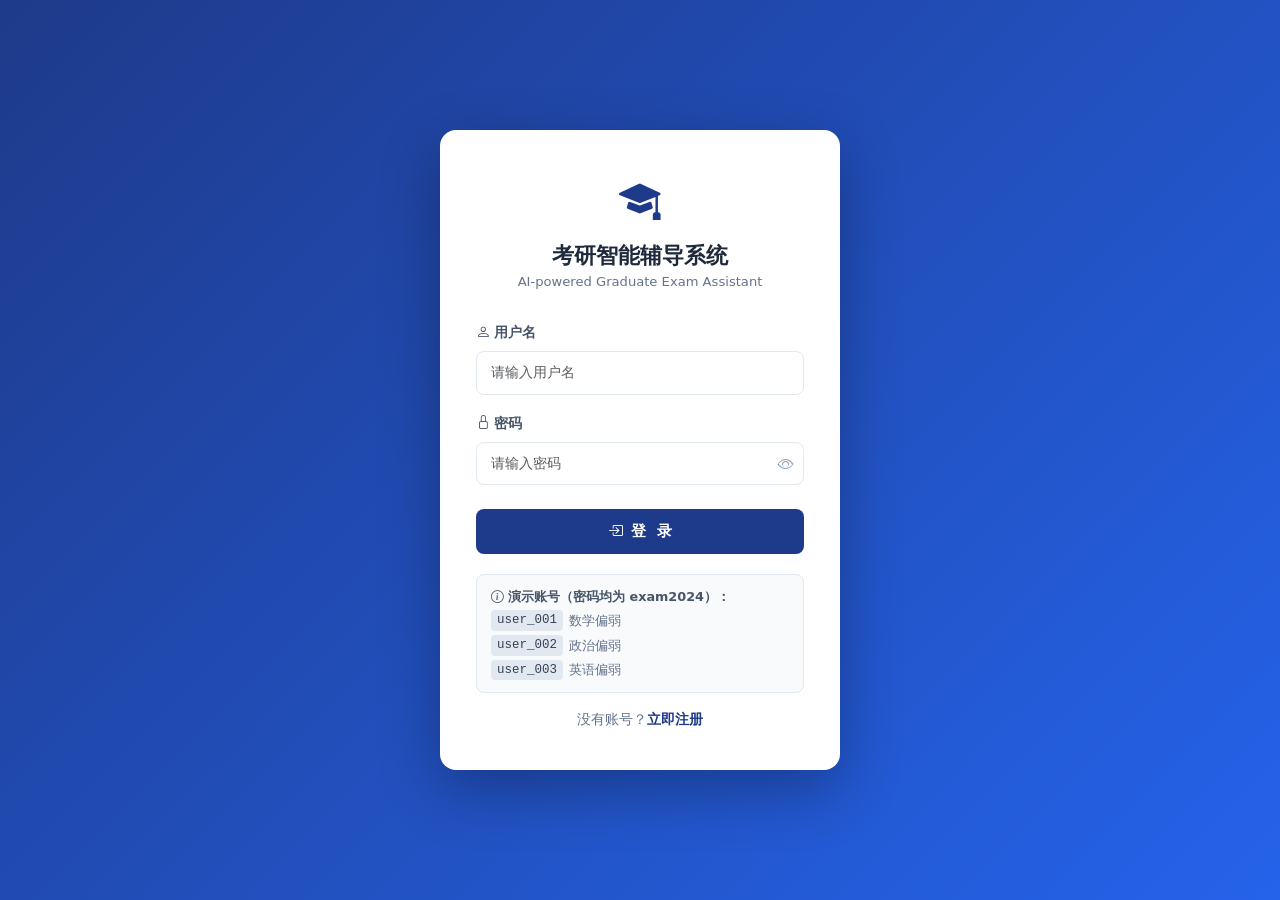
<file: frontend/login.html>
<!DOCTYPE html>
<html lang="zh-CN">
<head>
  <meta charset="UTF-8" />
  <meta name="viewport" content="width=device-width, initial-scale=1.0" />
  <title>登录 - 考研智能辅导系统</title>
  <link rel="stylesheet" href="https://cdn.jsdelivr.net/npm/bootstrap@5.3.3/dist/css/bootstrap.min.css" />
  <link rel="stylesheet" href="https://cdn.jsdelivr.net/npm/bootstrap-icons@1.11.3/font/bootstrap-icons.min.css" />
  <style>
    :root {
      --primary: #1e3a8a;
      --primary-hover: #1e40af;
    }
    body {
      min-height: 100vh;
      background: linear-gradient(135deg, #1e3a8a 0%, #2563eb 100%);
      display: flex; align-items: center; justify-content: center;
      font-family: 'Segoe UI', system-ui, -apple-system, sans-serif;
    }
    .login-card {
      width: 100%; max-width: 400px;
      background: #fff; border-radius: 16px;
      box-shadow: 0 20px 60px rgba(0,0,0,0.3);
      padding: 40px 36px;
    }
    .login-logo { text-align: center; margin-bottom: 28px; }
    .login-logo .icon { font-size: 2.6rem; color: var(--primary); display: block; margin-bottom: 10px; }
    .login-logo h1 { font-size: 1.35rem; font-weight: 700; color: #1e293b; margin: 0; }
    .login-logo .subtitle { font-size: 0.82rem; color: #64748b; margin-top: 4px; }
    .form-label { font-weight: 600; font-size: 0.875rem; color: #475569; }
    .form-control {
      border-radius: 8px; border: 1.5px solid #e2e8f0;
      padding: 10px 14px; font-size: 0.9rem;
      transition: border-color 0.2s, box-shadow 0.2s;
    }
    .form-control:focus {
      border-color: var(--primary);
      box-shadow: 0 0 0 3px rgba(30,58,138,0.12);
    }
    .btn-login {
      width: 100%; padding: 11px; border-radius: 8px;
      background: var(--primary); border: none; color: #fff;
      font-weight: 600; font-size: 0.95rem;
      transition: background 0.2s, transform 0.1s;
      cursor: pointer;
    }
    .btn-login:hover { background: var(--primary-hover); }
    .btn-login:active { transform: scale(0.98); }
    .demo-hint {
      background: #f8fafc; border: 1px solid #e2e8f0; border-radius: 8px;
      padding: 12px 14px; margin-top: 20px; font-size: 0.8rem; color: #64748b;
    }
    .demo-hint strong { color: #475569; }
    .demo-hint .demo-row { display: flex; gap: 6px; align-items: center; margin-top: 4px; }
    .demo-hint code {
      background: #e2e8f0; border-radius: 4px; padding: 1px 6px;
      font-size: 0.78rem; color: #334155;
    }
    .error-msg {
      display: none; background: #fff5f5; border: 1px solid #fecaca;
      border-radius: 8px; padding: 10px 14px; color: #b91c1c;
      font-size: 0.85rem; margin-top: 12px;
    }
    .pw-wrapper { position: relative; }
    .pw-toggle {
      position: absolute; right: 10px; top: 50%; transform: translateY(-50%);
      background: none; border: none; color: #94a3b8; cursor: pointer; padding: 0;
      line-height: 1;
    }
    .pw-toggle:hover { color: #64748b; }
  </style>
</head>
<body>
  <div class="login-card">
    <div class="login-logo">
      <i class="bi bi-mortarboard-fill icon"></i>
      <h1>考研智能辅导系统</h1>
      <p class="subtitle">AI-powered Graduate Exam Assistant</p>
    </div>

    <form id="login-form" novalidate>
      <div class="mb-3">
        <label class="form-label" for="username"><i class="bi bi-person me-1"></i>用户名</label>
        <input id="username" type="text" class="form-control" placeholder="请输入用户名" autocomplete="username" />
      </div>
      <div class="mb-4">
        <label class="form-label" for="password"><i class="bi bi-lock me-1"></i>密码</label>
        <div class="pw-wrapper">
          <input id="password" type="password" class="form-control pe-5" placeholder="请输入密码" autocomplete="current-password" />
          <button type="button" class="pw-toggle" id="toggle-pw" tabindex="-1">
            <i class="bi bi-eye" id="pw-eye"></i>
          </button>
        </div>
      </div>
      <button type="submit" class="btn-login">
        <i class="bi bi-box-arrow-in-right me-2"></i>登&nbsp;&nbsp;录
      </button>
      <div class="error-msg" id="error-msg">
        <i class="bi bi-exclamation-circle me-1"></i><span id="error-text">用户名或密码错误</span>
      </div>
    </form>

    <div class="demo-hint">
      <strong><i class="bi bi-info-circle me-1"></i>演示账号（密码均为 exam2024）：</strong>
      <div class="demo-row"><code>user_001</code> <span>数学偏弱</span></div>
      <div class="demo-row"><code>user_002</code> <span>政治偏弱</span></div>
      <div class="demo-row"><code>user_003</code> <span>英语偏弱</span></div>
    </div>

    <div class="text-center mt-3" style="font-size:0.85rem;color:#64748b;">
      没有账号？<a href="register.html" style="color:var(--primary);text-decoration:none;font-weight:600;">立即注册</a>
    </div>
  </div>

  <script>
    const API_BASE = (window.location.hostname === '127.0.0.1' || window.location.hostname === 'localhost')
      ? 'http://localhost:8000'
      : '';

    // Redirect if already logged in
    if (localStorage.getItem('auth_token')) {
      window.location.replace('index.html');
    }

    // Toggle password visibility
    document.getElementById('toggle-pw').addEventListener('click', () => {
      const pw = document.getElementById('password');
      const eye = document.getElementById('pw-eye');
      if (pw.type === 'password') {
        pw.type = 'text';
        eye.className = 'bi bi-eye-slash';
      } else {
        pw.type = 'password';
        eye.className = 'bi bi-eye';
      }
    });

    // Login form submit
    document.getElementById('login-form').addEventListener('submit', async e => {
      e.preventDefault();
      const username = document.getElementById('username').value.trim();
      const password = document.getElementById('password').value;
      const errorMsg = document.getElementById('error-msg');
      const errorText = document.getElementById('error-text');
      const btnLogin = document.querySelector('.btn-login');

      if (!username) {
        errorMsg.style.display = 'block';
        errorText.textContent = '请输入用户名';
        return;
      }
      if (!password) {
        errorMsg.style.display = 'block';
        errorText.textContent = '请输入密码';
        return;
      }

      btnLogin.disabled = true;
      btnLogin.innerHTML = '<i class="bi bi-hourglass-split me-2"></i>登录中…';
      errorMsg.style.display = 'none';

      try {
        const resp = await fetch(`${API_BASE}/api/auth/login`, {
          method: 'POST',
          headers: { 'Content-Type': 'application/json' },
          body: JSON.stringify({ username, password }),
        });

        if (resp.ok) {
          const data = await resp.json();
          localStorage.setItem('auth_token', data.access_token);
          localStorage.setItem('user_id', String(data.user_id));
          localStorage.setItem('display_name', data.display_name || data.username);
          localStorage.setItem('username', data.username);
          window.location.replace('index.html');
        } else {
          const err = await resp.json().catch(() => ({}));
          errorMsg.style.display = 'block';
          errorText.textContent = err.detail || '用户名或密码错误';
          document.getElementById('password').value = '';
        }
      } catch (e) {
        errorMsg.style.display = 'block';
        errorText.textContent = '网络错误，请检查后端服务是否已启动';
      } finally {
        btnLogin.disabled = false;
        btnLogin.innerHTML = '<i class="bi bi-box-arrow-in-right me-2"></i>登&nbsp;&nbsp;录';
      }
    });

    // Enter key on username field moves focus to password
    document.getElementById('username').addEventListener('keydown', e => {
      if (e.key === 'Enter') {
        e.preventDefault();
        document.getElementById('password').focus();
      }
    });
  </script>
</body>
</html>
</file>
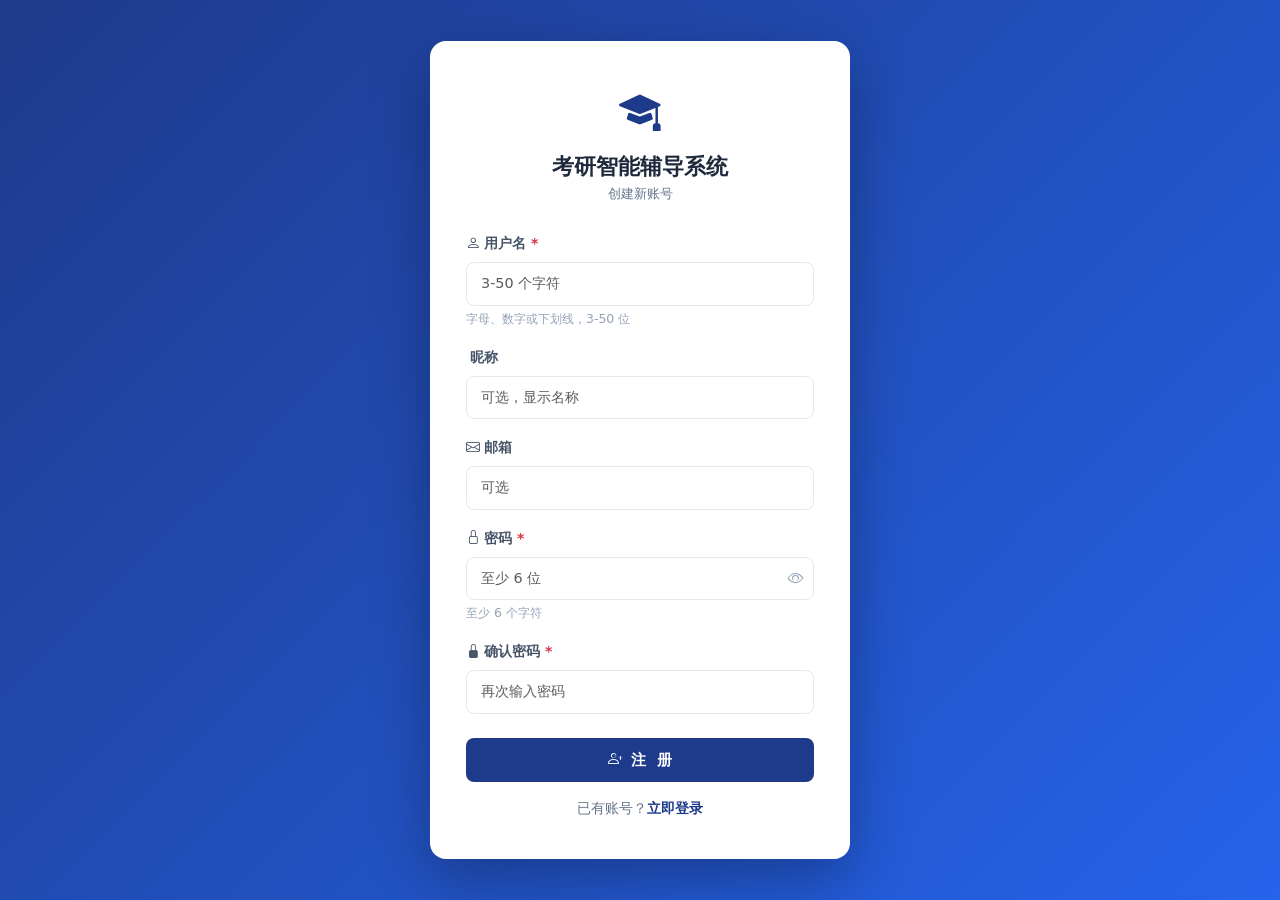
<file: frontend/register.html>
<!DOCTYPE html>
<html lang="zh-CN">
<head>
  <meta charset="UTF-8" />
  <meta name="viewport" content="width=device-width, initial-scale=1.0" />
  <title>注册 - 考研智能辅导系统</title>
  <link rel="stylesheet" href="https://cdn.jsdelivr.net/npm/bootstrap@5.3.3/dist/css/bootstrap.min.css" />
  <link rel="stylesheet" href="https://cdn.jsdelivr.net/npm/bootstrap-icons@1.11.3/font/bootstrap-icons.min.css" />
  <style>
    :root {
      --primary: #1e3a8a;
      --primary-hover: #1e40af;
    }
    body {
      min-height: 100vh;
      background: linear-gradient(135deg, #1e3a8a 0%, #2563eb 100%);
      display: flex; align-items: center; justify-content: center;
      font-family: 'Segoe UI', system-ui, -apple-system, sans-serif;
    }
    .register-card {
      width: 100%; max-width: 420px;
      background: #fff; border-radius: 16px;
      box-shadow: 0 20px 60px rgba(0,0,0,0.3);
      padding: 40px 36px;
    }
    .card-logo { text-align: center; margin-bottom: 28px; }
    .card-logo .icon { font-size: 2.6rem; color: var(--primary); display: block; margin-bottom: 10px; }
    .card-logo h1 { font-size: 1.35rem; font-weight: 700; color: #1e293b; margin: 0; }
    .card-logo .subtitle { font-size: 0.82rem; color: #64748b; margin-top: 4px; }
    .form-label { font-weight: 600; font-size: 0.875rem; color: #475569; }
    .form-control {
      border-radius: 8px; border: 1.5px solid #e2e8f0;
      padding: 10px 14px; font-size: 0.9rem;
      transition: border-color 0.2s, box-shadow 0.2s;
    }
    .form-control:focus {
      border-color: var(--primary);
      box-shadow: 0 0 0 3px rgba(30,58,138,0.12);
    }
    .btn-register {
      width: 100%; padding: 11px; border-radius: 8px;
      background: var(--primary); border: none; color: #fff;
      font-weight: 600; font-size: 0.95rem;
      transition: background 0.2s, transform 0.1s;
      cursor: pointer;
    }
    .btn-register:hover { background: var(--primary-hover); }
    .btn-register:active { transform: scale(0.98); }
    .btn-register:disabled { opacity: 0.7; cursor: not-allowed; }
    .error-msg {
      display: none; background: #fff5f5; border: 1px solid #fecaca;
      border-radius: 8px; padding: 10px 14px; color: #b91c1c;
      font-size: 0.85rem; margin-top: 12px;
    }
    .success-msg {
      display: none; background: #f0fdf4; border: 1px solid #bbf7d0;
      border-radius: 8px; padding: 10px 14px; color: #166534;
      font-size: 0.85rem; margin-top: 12px;
    }
    .pw-wrapper { position: relative; }
    .pw-toggle {
      position: absolute; right: 10px; top: 50%; transform: translateY(-50%);
      background: none; border: none; color: #94a3b8; cursor: pointer; padding: 0;
      line-height: 1;
    }
    .pw-toggle:hover { color: #64748b; }
    .form-text { font-size: 0.78rem; color: #94a3b8; }
  </style>
</head>
<body>
  <div class="register-card">
    <div class="card-logo">
      <i class="bi bi-mortarboard-fill icon"></i>
      <h1>考研智能辅导系统</h1>
      <p class="subtitle">创建新账号</p>
    </div>

    <form id="register-form" novalidate>
      <div class="mb-3">
        <label class="form-label" for="username"><i class="bi bi-person me-1"></i>用户名 <span class="text-danger">*</span></label>
        <input id="username" type="text" class="form-control" placeholder="3-50 个字符" autocomplete="username" />
        <div class="form-text">字母、数字或下划线，3-50 位</div>
      </div>
      <div class="mb-3">
        <label class="form-label" for="display_name"><i class="bi bi-badge-person me-1"></i>昵称</label>
        <input id="display_name" type="text" class="form-control" placeholder="可选，显示名称" autocomplete="nickname" />
      </div>
      <div class="mb-3">
        <label class="form-label" for="email"><i class="bi bi-envelope me-1"></i>邮箱</label>
        <input id="email" type="email" class="form-control" placeholder="可选" autocomplete="email" />
      </div>
      <div class="mb-3">
        <label class="form-label" for="password"><i class="bi bi-lock me-1"></i>密码 <span class="text-danger">*</span></label>
        <div class="pw-wrapper">
          <input id="password" type="password" class="form-control pe-5" placeholder="至少 6 位" autocomplete="new-password" />
          <button type="button" class="pw-toggle" id="toggle-pw" tabindex="-1">
            <i class="bi bi-eye" id="pw-eye"></i>
          </button>
        </div>
        <div class="form-text">至少 6 个字符</div>
      </div>
      <div class="mb-4">
        <label class="form-label" for="confirm_password"><i class="bi bi-lock-fill me-1"></i>确认密码 <span class="text-danger">*</span></label>
        <input id="confirm_password" type="password" class="form-control" placeholder="再次输入密码" autocomplete="new-password" />
      </div>
      <button type="submit" class="btn-register">
        <i class="bi bi-person-plus me-2"></i>注&nbsp;&nbsp;册
      </button>
      <div class="error-msg" id="error-msg">
        <i class="bi bi-exclamation-circle me-1"></i><span id="error-text">注册失败</span>
      </div>
      <div class="success-msg" id="success-msg">
        <i class="bi bi-check-circle me-1"></i><span id="success-text">注册成功，正在跳转…</span>
      </div>
    </form>

    <div class="text-center mt-3" style="font-size:0.85rem;color:#64748b;">
      已有账号？<a href="login.html" style="color:var(--primary);text-decoration:none;font-weight:600;">立即登录</a>
    </div>
  </div>

  <script>
    const API_BASE = (window.location.hostname === '127.0.0.1' || window.location.hostname === 'localhost')
      ? 'http://localhost:8000'
      : '';

    // Redirect if already logged in
    if (localStorage.getItem('auth_token')) {
      window.location.replace('index.html');
    }

    // Toggle password visibility
    document.getElementById('toggle-pw').addEventListener('click', () => {
      const pw = document.getElementById('password');
      const eye = document.getElementById('pw-eye');
      if (pw.type === 'password') {
        pw.type = 'text';
        eye.className = 'bi bi-eye-slash';
      } else {
        pw.type = 'password';
        eye.className = 'bi bi-eye';
      }
    });

    // Register form submit
    document.getElementById('register-form').addEventListener('submit', async e => {
      e.preventDefault();
      const username = document.getElementById('username').value.trim();
      const display_name = document.getElementById('display_name').value.trim();
      const email = document.getElementById('email').value.trim();
      const password = document.getElementById('password').value;
      const confirm_password = document.getElementById('confirm_password').value;
      const errorMsg = document.getElementById('error-msg');
      const errorText = document.getElementById('error-text');
      const successMsg = document.getElementById('success-msg');
      const btnReg = document.querySelector('.btn-register');

      errorMsg.style.display = 'none';
      successMsg.style.display = 'none';

      if (!username || username.length < 3) {
        errorMsg.style.display = 'block';
        errorText.textContent = '用户名至少 3 个字符';
        return;
      }
      if (!password || password.length < 6) {
        errorMsg.style.display = 'block';
        errorText.textContent = '密码至少 6 个字符';
        return;
      }
      if (password !== confirm_password) {
        errorMsg.style.display = 'block';
        errorText.textContent = '两次输入的密码不一致';
        document.getElementById('password').value = '';
        document.getElementById('confirm_password').value = '';
        return;
      }

      btnReg.disabled = true;
      btnReg.innerHTML = '<i class="bi bi-hourglass-split me-2"></i>注册中…';

      try {
        const body = { username, password };
        if (display_name) body.display_name = display_name;
        if (email) body.email = email;

        const resp = await fetch(`${API_BASE}/api/auth/register`, {
          method: 'POST',
          headers: { 'Content-Type': 'application/json' },
          body: JSON.stringify(body),
        });

        if (resp.ok || resp.status === 201) {
          const data = await resp.json();
          // Auto-login after registration
          localStorage.setItem('auth_token', data.access_token);
          localStorage.setItem('user_id', String(data.user_id));
          localStorage.setItem('display_name', data.display_name || data.username);
          localStorage.setItem('username', data.username);
          successMsg.style.display = 'block';
          document.getElementById('success-text').textContent = '注册成功，正在跳转…';
          setTimeout(() => window.location.replace('index.html'), 1000);
        } else {
          const err = await resp.json().catch(() => ({}));
          errorMsg.style.display = 'block';
          errorText.textContent = err.detail || '注册失败，请稍后重试';
        }
      } catch (err) {
        errorMsg.style.display = 'block';
        errorText.textContent = '网络错误，请检查后端服务是否已启动';
      } finally {
        btnReg.disabled = false;
        btnReg.innerHTML = '<i class="bi bi-person-plus me-2"></i>注&nbsp;&nbsp;册';
      }
    });
  </script>
</body>
</html>
</file>
